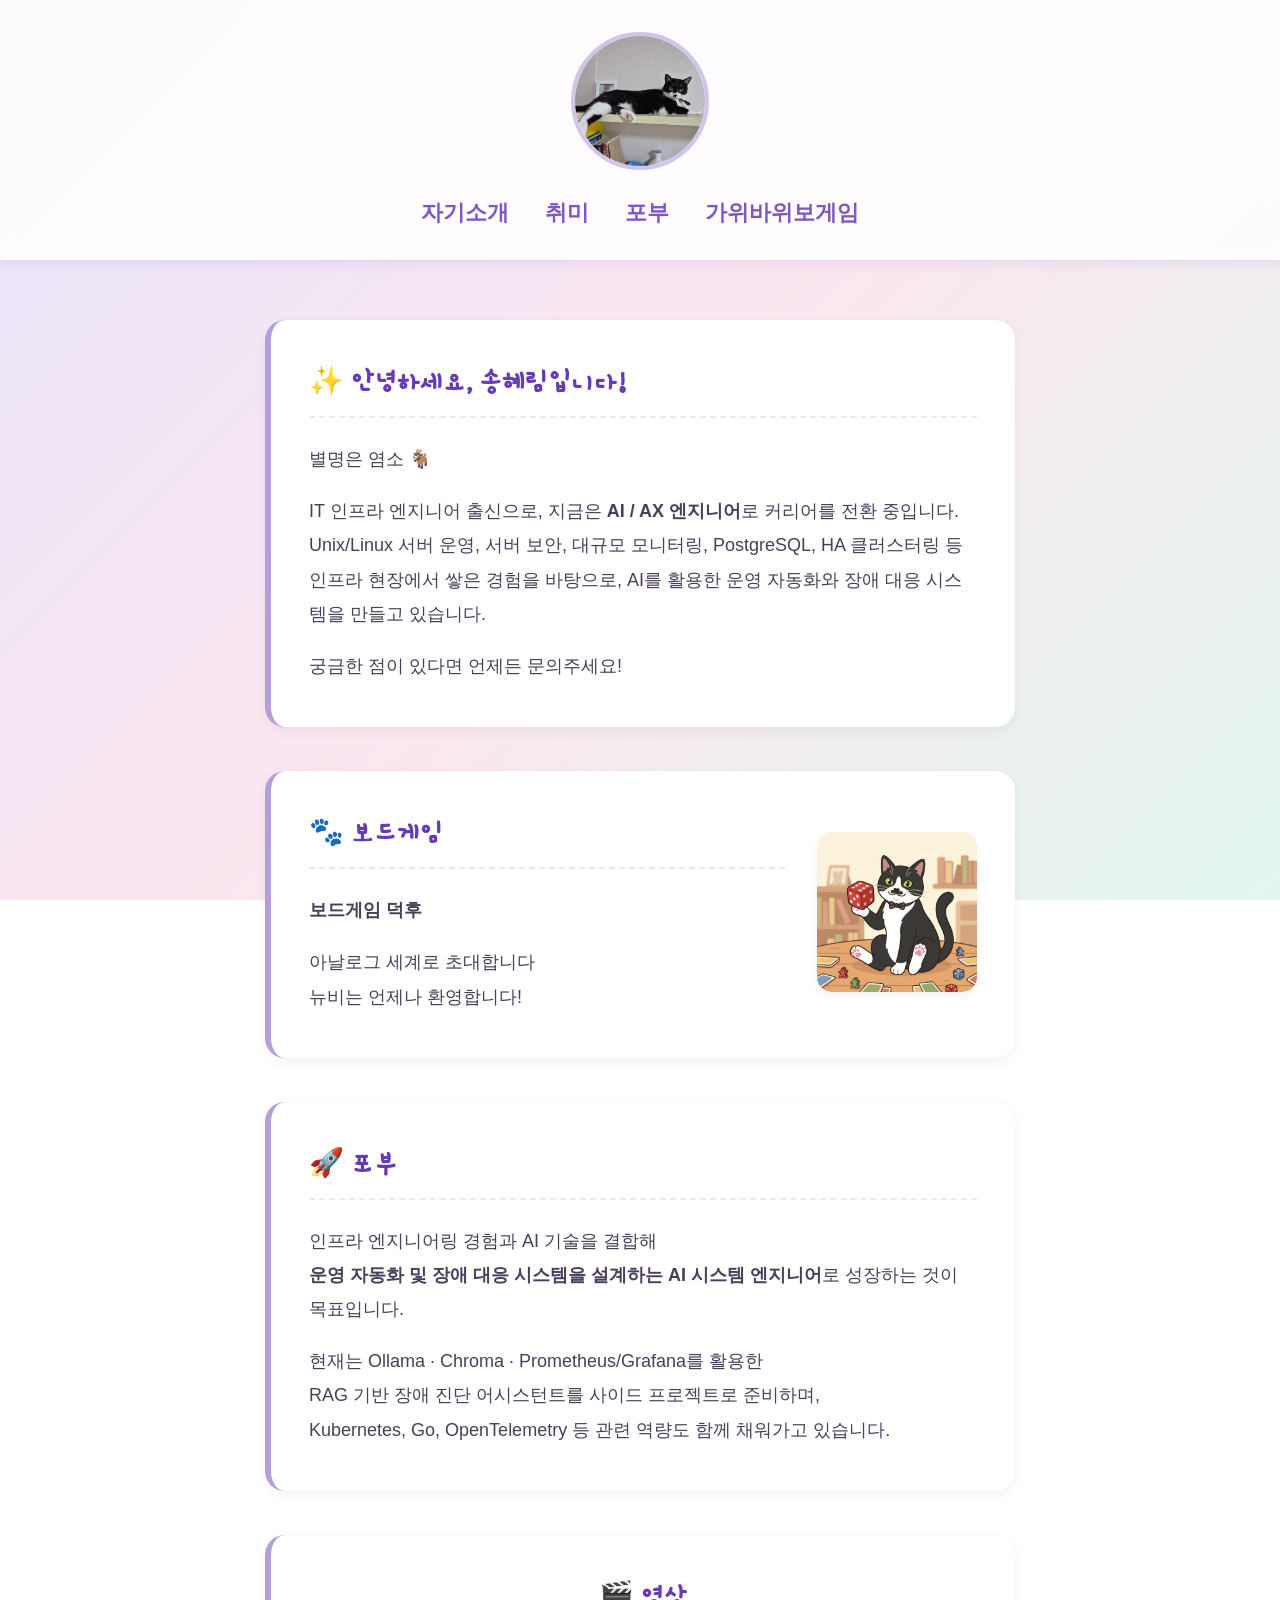
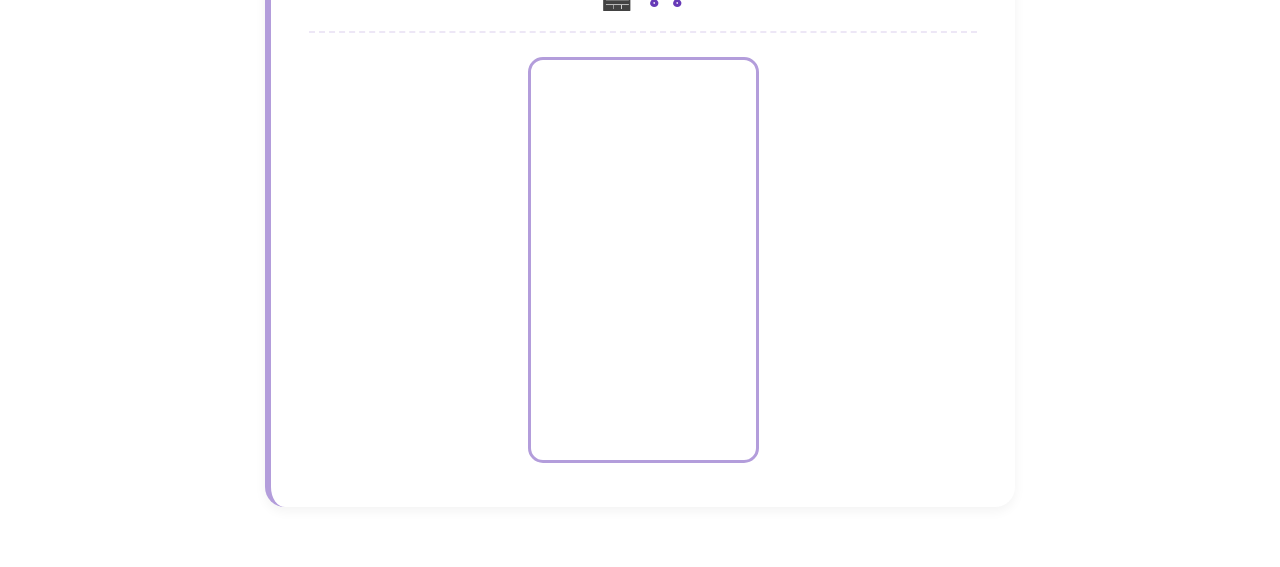
<file: index.html>
<!DOCTYPE html>
<html lang="ko">
<head>
    <meta charset="UTF-8">
    <!-- 모바일 기기에서도 화면 비율이 깨지지 않게 맞춰주는 반응형 필수 메타 태그 -->
    <meta name="viewport" content="width=device-width, initial-scale=1.0">
    <title> 염소 Github </title>
    
    <!-- 구글 감자꽃(Gamja Flower) 폰트 링크 삽입 -->
    <link rel="preconnect" href="https://fonts.googleapis.com">
    <link rel="preconnect" href="https://fonts.gstatic.com" crossorigin>
    <link href="https://fonts.googleapis.com/css2?family=Gamja+Flower&display=swap" rel="stylesheet">

    <style>
        /* [1] 기본 웹페이지 스타일 설정 */
        body {
            /* 연보라 -> 연분홍 -> 연민트로 은은하게 흐르는 파스텔 그라데이션 배경 */
            background: linear-gradient(135deg, #e8e6fb 0%, #fbe6f0 50%, #e2f6ef 100%);
            background-attachment: fixed;
            color: #4a3f5a;            /* 텍스트 읽기 편한 진한 회보라색 */
            font-family: -apple-system, BlinkMacSystemFont, "Segoe UI", "Malgun Gothic", sans-serif; /* 본문은 감자꽃 대신 가독성 좋은 기본 폰트 사용 */
            margin: 0;                 /* 브라우저 기본 바깥 여백 제거 */
            padding: 0;                /* 안쪽 여백 제거 */
            display: flex;             /* 요소들을 정렬하기 위해 flexbox 사용 */
            flex-direction: column;    /* 요소들을 세로로 차례대로 쌓음 */
            align-items: center;       /* 가로 축 기준 가운데 정렬 */
            min-height: 100vh;
        }

        /* [2] 헤더 영역 스타일 */
        header {
            background-color: rgba(255, 255, 255, 0.85); /* 반투명 흰색으로 배경 그라데이션이 살짝 비치게 */
            backdrop-filter: blur(6px);
            width: 100%;               /* 좌우 꽉 차게 설정 */
            padding: 32px 20px;        /* 안쪽 여백을 위아래로 넉넉하게 확장 */
            box-sizing: border-box;    /* 패딩이 포함된 크기 계산 방식을 안전하게 통일 */
            display: flex;             /* 내부 요소를 배치하기 위해 flexbox 적용 */
            flex-direction: column;    /* 위에서 아래로 세로 배치 */
            align-items: center;       /* 가로 기준 가운데 정렬 */
            position: sticky;          /* 스크롤을 내려도 화면 상단에 달라붙게 만듦 */
            top: 0;                    /* 맨 위에 딱 붙어 있도록 위치 고정 */
            z-index: 100;              /* 다른 요소들 위에 항상 보이도록 설정 */
            box-shadow: 0 4px 10px rgba(103, 58, 183, 0.1); /* 연한 보라색 그림자 효과 */
        }

        /* 헤더 안의 링크 영역 */
        .profile-link {
            text-decoration: none;     /* 링크 밑줄 제거 */
            display: inline-block;     /* 크기 지정을 위해 인라인 블록으로 설정 */
        }

        /* 원형 프로필 고양이 이미지 */
        .profile-img {
            width: 130px;              /* 가로 크기 130픽셀 */
            height: 130px;             /* 세로 크기 130픽셀 */
            border-radius: 50%;        /* 완벽한 원형으로 만들기 */
            object-fit: cover;         /* 이미지 왜곡 없이 둥근 영역에 맞춤 */
            border: 4px solid #d1c4e9; /* 연한 보라색 테두리 추가 */
            transition: transform 0.3s ease, border-color 0.3s ease; /* 호버 애니메이션 효과 속도 설정 */
            cursor: pointer;           /* 마우스를 대면 클릭하는 손 모양으로 전환 */
            max-width: 100%;           /* 화면 밖으로 튀어나가지 않게 제한 */
        }

        /* [호버 효과] 프로필 이미지에 마우스를 올렸을 때 */
        .profile-img:hover {
            transform: scale(1.1) rotate(5deg); /* 크기가 1.1배 커지고 오른쪽으로 5도 회전 */
            border-color: #9575cd;              /* 테두리 선이 조금 더 진한 보라색으로 변경 */
        }

        /* 헤더 이동 메뉴 네비게이션 */
        .nav-menu {
            display: flex;             /* 메뉴 글자들을 가로로 나열 */
            gap: 36px;                 /* 글자 메뉴 사이의 간격을 넓힘 */
            margin-top: 24px;          /* 위쪽 프로필과 띄우기 위한 여백을 넉넉하게 */
        }

        /* 메뉴 글자들의 링크 스타일 */
        .nav-menu a {
            text-decoration: none;     /* 밑줄 제거 */
            color: #7e57c2;            /* 기본 연보라색 글씨 */
            font-size: 22px;           /* 글씨 크기 설정 */
            font-weight: bold;         /* 두껍게 */
            transition: color 0.2s ease; /* 마우스 올렸을 때 색 변화를 부드럽게 함 */
        }

        /* 메뉴 글자에 마우스를 올렸을 때 */
        .nav-menu a:hover {
            color: #512da8;            /* 더 짙고 선명한 보라색으로 변함 */
        }

        /* [3] 본문 컨테이너 박스 */
        .container {
            width: 90%;                /* 기본적으로 화면 너비의 90% 사용 */
            max-width: 750px;          /* 모니터가 아무리 커져도 최대 가로폭 750픽셀로 고정 */
            margin: 60px 0;            /* 위아래 바깥 여백을 넉넉하게 확대 */
            display: flex;             /* 내부 카드들을 정렬하기 위해 사용 */
            flex-direction: column;    /* 카드들을 아래로 차례로 쌓음 */
            gap: 44px;                 /* 카드들 간의 수직 간격을 넓혀 답답함을 줄임 */
        }

        /* 섹션 카드 기본 공통 스타일 */
        .section-card {
            background-color: #ffffff; /* 배경 흰색 */
            padding: 44px 38px;        /* 카드 내부 여백을 상하좌우 넉넉하게 확대 */
            border-radius: 20px;       /* 모서리를 둥글둥글하게 깎음 */
            box-shadow: 0 4px 12px rgba(0, 0, 0, 0.05); /* 은은한 밑바닥 그림자 */
            border-left: 6px solid #b39ddb; /* 카드 왼쪽에만 포인트 세로선 배치 */
            scroll-margin-top: 280px;  /* 메뉴 클릭 이동 시 헤더에 가려지지 않게 정지 위치 설정 */
        }

        /* 카드 안의 핵심 대제목 (감자꽃 폰트는 제목에만 적용) */
        .section-card h2 {
            font-family: 'Gamja Flower', sans-serif; /* 제목 전용 감자꽃 폰트 적용 */
            font-size: 28px;           /* 제목 크기 */
            color: #673ab7;            /* 보라색 강조 */
            margin-top: 0;             /* 기본 위 여백 제거 */
            margin-bottom: 24px;       /* 본문 글과의 여백을 넉넉하게 */
            border-bottom: 2px dashed #ede7f6; /* 제목 하단에 아기자기한 점선 추가 */
            padding-bottom: 16px;      /* 점선과 글씨 사이 간격을 넓힘 */
        }

        /* 카드 안의 일반 본문 */
        .section-card p {
            font-size: 18px;           /* 본문 글꼴 크기 (일반 폰트에 맞춰 살짝 조정) */
            line-height: 1.9;          /* 줄간격을 더 넓혀 읽기 편하게 만듦 */
            margin: 0 0 18px 0;        /* 문단 사이 여백을 넉넉하게 확대 */
        }

        .section-card p:last-child {
            margin-bottom: 0;          /* 카드 맨 마지막 문단은 아래 여백 제거 */
        }

        /* [4] 취미 카드 정렬 (텍스트와 고양이를 가로로 나열) */
        .hobby-card {
            display: flex;             /* 가로로 나란히 배치하기 위해 지정 */
            align-items: center;       /* 세로 가운데 정렬 */
            justify-content: space-between; /* 양 끝으로 공간 배분 */
            gap: 32px;                 /* 텍스트와 이미지 사이의 간격을 넓힘 */
        }

        /* 취미 글씨 구역 */
        .hobby-text {
            flex: 1;                   /* 남는 여백 전체를 텍스트 영역이 크게 차지하도록 설정 */
        }

        /* 취미 이미지 구역 */
        .hobby-image {
            flex-shrink: 0;            /* 화면 크기가 줄어들어도 이미지가 강제로 찌그러지지 않게 방지 */
        }

        /* 취미 박스 안의 주사위 든 고양이 캐릭터 */
        .character-img {
            width: 160px;              /* 가로 크기 160픽셀 */
            height: 160px;             /* 세로 크기 160픽셀 */
            border-radius: 15px;       /* 모서리를 예쁘게 깎음 */
            object-fit: cover;         /* 정비율로 이미지 표현 */
            box-shadow: 0 4px 8px rgba(0, 0, 0, 0.05); /* 캐릭터 밑 가벼운 그림자 */
            max-width: 100%;           /* 화면 크기를 벗어나 삐져나가는 것 차단 */
        }

        /* 영상 섹션 (제목은 감자꽃, 영상은 아래쪽에 별도 배치) */
        .video-section {
            text-align: center;
        }

        /* 숏폼 비디오 전용 반응형 스타일 */
        .shorts-video {
            display: block;            /* 한 줄을 혼자 차지하게 설정 */
            margin: 15px auto 0 auto;  /* 가로 가운데 정렬 */
            width: 225px;              /* 가로 길이를 세로형 화면에 맞춰 아담하게 설정 */
            height: 400px;             /* 세로 길이를 길게 주어 9:16 비율 확보 */
            border: 3px solid #b39ddb; /* 아기자기한 연보라색 테두리 */
            border-radius: 15px;       /* 모서리를 둥글게 */
            max-width: 100%;           /* 화면 크기보다 비디오가 커지는 것 방지 */
        }

        /* [5] 반응형 미디어 쿼리 (스마트폰 크기 768px 이하 대응) */
        @media (max-width: 768px) {
            header {
                padding: 20px 14px;    /* 모바일에서는 헤더 높이 축소하되 여백은 유지 */
            }
            .profile-img {
                width: 100px;          /* 프로필 사진을 모바일에 맞추어 아담하게 축소 */
                height: 100px;
            }
            .nav-menu a {
                font-size: 18px;       /* 메뉴 글자 크기 축소 */
                gap: 20px;             /* 메뉴 글자들끼리의 간격 좁힘 */
            }
            .section-card {
                padding: 28px 22px;    /* 카드의 여백을 모바일에서도 넉넉히 유지 */
            }
            .section-card h2 {
                font-size: 24px;       /* 모바일 맞춤 제목 크기 */
            }
            .section-card p {
                font-size: 16px;       /* 모바일 맞춤 본문 글꼴 크기 */
            }

            /* 취미 섹션 레이아웃 변경 (가로 정렬 -> 세로로 정렬되게 전환) */
            .hobby-card {
                flex-direction: column; /* 세로로 순서대로 쌓이게 바꿈 */
                text-align: center;     /* 글자를 모바일 화면 기준 가운데로 정렬 */
            }
            .character-img {
                width: 140px;          /* 모바일에 맞추어 캐릭터 이미지 약간 축소 */
                height: 140px;
                margin-top: 15px;      /* 위 텍스트 영역과의 간격 확보 */
            }
            .shorts-video {
                width: 280px;          /* 모바일 기기 화면 폭에 맞춰 가로를 살짝 축소 */
                height: 500px;         /* 비율이 깨지지 않게 세로도 함께 축소 */
            }
        }
    </style>
</head>
<body>

    <!-- 헤더 영역 -->
    <header>
        <!-- 고양이 프로필 사진 (클릭 시 지정된 주소로 이동하는 a태그 감쌈) -->
        <a href="https://hyetree3.github.io/TIL/" class="profile-link" target="_blank">
            <img src="./images/cat.jpg" alt="고양이 프로필" class="profile-img">
        </a>
        
        <!-- 네비게이션 메뉴 (누르면 각 id 위치로 부드럽게 스크롤링) -->
        <nav class="nav-menu">
            <a href="#about">자기소개</a>
            <a href="#hobby">취미</a>
            <a href="#goal">포부</a>
            <a href="./game/rock-paper-scissors-game">가위바위보게임</a>
        </nav>
    </header>

    <!-- 본문 내용 감싸는 상자 -->
    <div class="container">

        <!-- [1] 자기소개 섹션 -->
        <section id="about" class="section-card">
            <h2>✨ 안녕하세요, 송혜림입니다!</h2>
            <p>별명은 염소 🐐</p>
            <p>
                IT 인프라 엔지니어 출신으로, 지금은 <strong>AI / AX 엔지니어</strong>로 커리어를 전환 중입니다.<br>
                Unix/Linux 서버 운영, 서버 보안, 대규모 모니터링, PostgreSQL, HA 클러스터링 등<br>
                인프라 현장에서 쌓은 경험을 바탕으로, AI를 활용한 운영 자동화와 장애 대응 시스템을 만들고 있습니다.
            </p>
            <p>궁금한 점이 있다면 언제든 문의주세요!</p>
        </section>

        <!-- [2] 취미 섹션 -->
        <section id="hobby" class="section-card hobby-card">
            <!-- 텍스트 영역 -->
            <div class="hobby-text">
                <h2>🐾 보드게임</h2>
                <p><strong>보드게임 덕후</strong></p>
                <p>
                    아날로그 세계로 초대합니다 <br>
                    뉴비는 언제나 환영합니다! <br>
                    
                </p>
            </div>
            <!-- 캐릭터 이미지 영역 -->
            <div class="hobby-image">
                <img src="./images/cat_dice.jpg" alt="주사위 고양이" class="character-img">
            </div>
        </section>

        <!-- [3] 포부 섹션 -->
        <section id="goal" class="section-card">
            <h2>🚀 포부</h2>
            <p>
                인프라 엔지니어링 경험과 AI 기술을 결합해<br>
                <strong>운영 자동화 및 장애 대응 시스템을 설계하는 AI 시스템 엔지니어</strong>로 성장하는 것이 목표입니다.
            </p>
            <p>
                현재는 Ollama · Chroma · Prometheus/Grafana를 활용한<br>
                RAG 기반 장애 진단 어시스턴트를 사이드 프로젝트로 준비하며,<br>
                Kubernetes, Go, OpenTelemetry 등 관련 역량도 함께 채워가고 있습니다.
            </p>
        </section>

        <!-- [4] 영상 섹션 (유튜브를 맨 아래로 이동) -->
        <div id="video" class="section-card video-section">
            <h2>🎬 영상</h2>
            <iframe class="shorts-video" src="https://www.youtube.com/embed/OhwvPADUWyQ?autoplay=1&mute=1" title="#염소 " frameborder="0" allow="accelerometer; autoplay;  clipboard-write; encrypted-media; gyroscope; picture-in-picture; web-share" referrerpolicy="strict-origin-when-cross-origin" allowfullscreen></iframe>
        </div>

    </div>

</body>
</html>
</file>
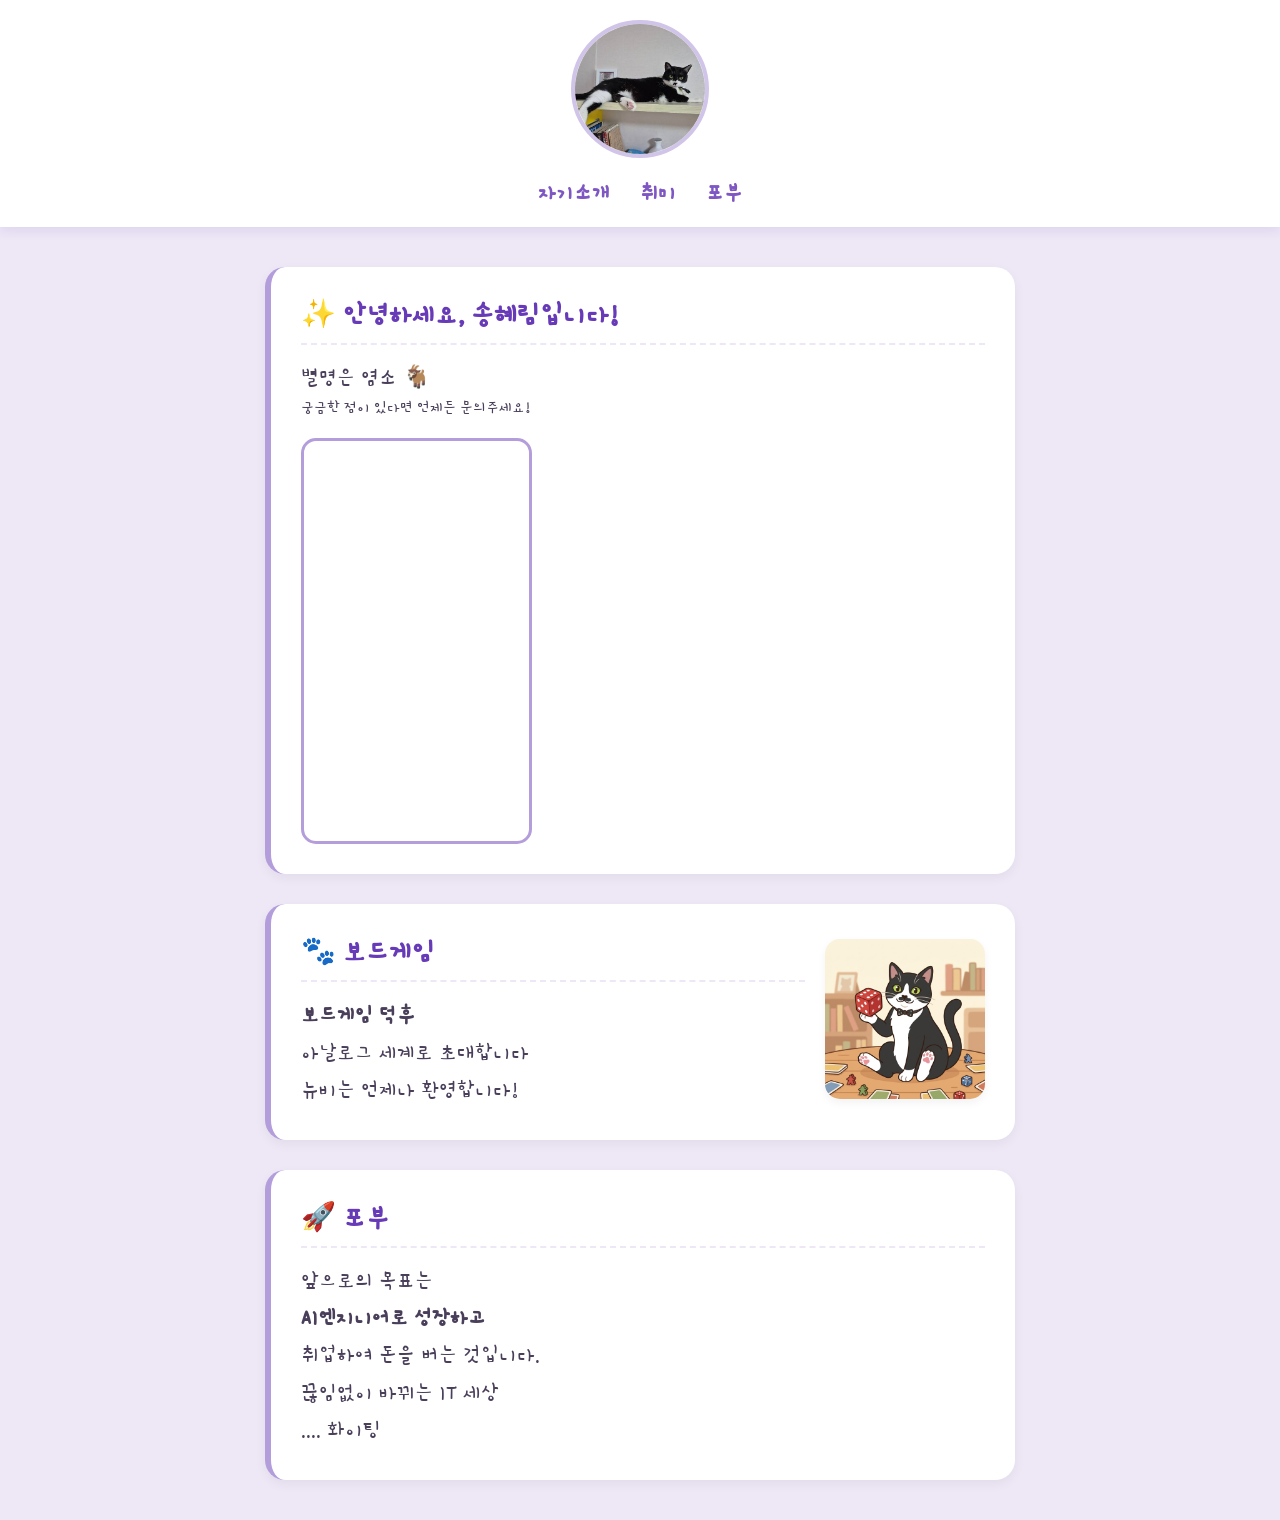
<file: index_test.html>
<!DOCTYPE html>
<html lang="ko">
<head>
    <meta charset="UTF-8">
    <!-- 모바일 기기에서도 화면 비율이 깨지지 않게 맞춰주는 반응형 필수 메타 태그 -->
    <meta name="viewport" content="width=device-width, initial-scale=1.0">
    <title> 염소 Github </title>
    
    <!-- 구글 감자꽃(Gamja Flower) 폰트 링크 삽입 -->
    <link rel="preconnect" href="https://fonts.googleapis.com">
    <link rel="preconnect" href="https://fonts.gstatic.com" crossorigin>
    <link href="https://fonts.googleapis.com/css2?family=Gamja+Flower&display=swap" rel="stylesheet">

    <style>
        /* [1] 기본 웹페이지 스타일 설정 */
        body {
            background-color: #ede7f6; /* 연한 보라색 계열 배경 */
            color: #4a3f5a;            /* 텍스트 읽기 편한 진한 회보라색 */
            font-family: 'Gamja Flower', sans-serif; /* 감자꽃 폰트 전체 적용 */
            margin: 0;                 /* 브라우저 기본 바깥 여백 제거 */
            padding: 0;                /* 안쪽 여백 제거 */
            display: flex;             /* 요소들을 정렬하기 위해 flexbox 사용 */
            flex-direction: column;    /* 요소들을 세로로 차례대로 쌓음 */
            align-items: center;       /* 가로 축 기준 가운데 정렬 */
        }

        /* [2] 헤더 영역 스타일 */
        header {
            background-color: #ffffff; /* 깔끔한 흰색 배경 */
            width: 100%;               /* 좌우 꽉 차게 설정 */
            padding: 20px;             /* 안쪽 여백 */
            box-sizing: border-box;    /* 패딩이 포함된 크기 계산 방식을 안전하게 통일 */
            display: flex;             /* 내부 요소를 배치하기 위해 flexbox 적용 */
            flex-direction: column;    /* 위에서 아래로 세로 배치 */
            align-items: center;       /* 가로 기준 가운데 정렬 */
            position: sticky;          /* 스크롤을 내려도 화면 상단에 달라붙게 만듦 */
            top: 0;                    /* 맨 위에 딱 붙어 있도록 위치 고정 */
            z-index: 100;              /* 다른 요소들 위에 항상 보이도록 설정 */
            box-shadow: 0 4px 10px rgba(103, 58, 183, 0.1); /* 연한 보라색 그림자 효과 */
        }

        /* 헤더 안의 링크 영역 */
        .profile-link {
            text-decoration: none;     /* 링크 밑줄 제거 */
            display: inline-block;     /* 크기 지정을 위해 인라인 블록으로 설정 */
        }

        /* 원형 프로필 고양이 이미지 */
        .profile-img {
            width: 130px;              /* 가로 크기 130픽셀 */
            height: 130px;             /* 세로 크기 130픽셀 */
            border-radius: 50%;        /* 완벽한 원형으로 만들기 */
            object-fit: cover;         /* 이미지 왜곡 없이 둥근 영역에 맞춤 */
            border: 4px solid #d1c4e9; /* 연한 보라색 테두리 추가 */
            transition: transform 0.3s ease, border-color 0.3s ease; /* 호버 애니메이션 효과 속도 설정 */
            cursor: pointer;           /* 마우스를 대면 클릭하는 손 모양으로 전환 */
            max-width: 100%;           /* 화면 밖으로 튀어나가지 않게 제한 */
        }

        /* [호버 효과] 프로필 이미지에 마우스를 올렸을 때 */
        .profile-img:hover {
            transform: scale(1.1) rotate(5deg); /* 크기가 1.1배 커지고 오른쪽으로 5도 회전 */
            border-color: #9575cd;              /* 테두리 선이 조금 더 진한 보라색으로 변경 */
        }

        /* 헤더 이동 메뉴 네비게이션 */
        .nav-menu {
            display: flex;             /* 메뉴 글자들을 가로로 나열 */
            gap: 30px;                 /* 글자 메뉴 사이의 간격 */
            margin-top: 15px;          /* 위쪽 프로필과 띄우기 위한 여백 */
        }

        /* 메뉴 글자들의 링크 스타일 */
        .nav-menu a {
            text-decoration: none;     /* 밑줄 제거 */
            color: #7e57c2;            /* 기본 연보라색 글씨 */
            font-size: 22px;           /* 글씨 크기 설정 */
            font-weight: bold;         /* 두껍게 */
            transition: color 0.2s ease; /* 마우스 올렸을 때 색 변화를 부드럽게 함 */
        }

        /* 메뉴 글자에 마우스를 올렸을 때 */
        .nav-menu a:hover {
            color: #512da8;            /* 더 짙고 선명한 보라색으로 변함 */
        }

        /* [3] 본문 컨테이너 박스 */
        .container {
            width: 90%;                /* 기본적으로 화면 너비의 90% 사용 */
            max-width: 750px;          /* 모니터가 아무리 커져도 최대 가로폭 750픽셀로 고정 */
            margin: 40px 0;            /* 위아래 바깥 여백 40픽셀 */
            display: flex;             /* 내부 카드들을 정렬하기 위해 사용 */
            flex-direction: column;    /* 카드들을 아래로 차례로 쌓음 */
            gap: 30px;                 /* 카드들 간의 수직 간격 */
        }

        /* 섹션 카드 기본 공통 스타일 */
        .section-card {
            background-color: #ffffff; /* 배경 흰색 */
            padding: 30px;             /* 카드 내부 사방 여백 30픽셀 */
            border-radius: 20px;       /* 모서리를 둥글둥글하게 깎음 */
            box-shadow: 0 4px 12px rgba(0, 0, 0, 0.05); /* 은은한 밑바닥 그림자 */
            border-left: 6px solid #b39ddb; /* 카드 왼쪽에만 포인트 세로선 배치 */
            scroll-margin-top: 280px;  /* 메뉴 클릭 이동 시 헤더에 가려지지 않게 정지 위치 설정 */
        }

        /* 카드 안의 핵심 대제목 */
        .section-card h2 {
            font-size: 28px;           /* 제목 크기 */
            color: #673ab7;            /* 보라색 강조 */
            margin-top: 0;             /* 기본 위 여백 제거 */
            margin-bottom: 15px;       /* 본문 글과의 여백 */
            border-bottom: 2px dashed #ede7f6; /* 제목 하단에 아기자기한 점선 추가 */
            padding-bottom: 10px;      /* 점선과 글씨 사이 간격 */
        }

        /* 카드 안의 일반 본문 */
        .section-card p {
            font-size: 22px;           /* 본문 글꼴 크기 */
            line-height: 1.7;          /* 줄간격을 넓혀 읽기 편하게 만듦 */
            margin: 0;                 /* 기본 바깥 여백 제거 */
        }

        /* [4] 취미 카드 정렬 (텍스트와 고양이를 가로로 나열) */
        .hobby-card {
            display: flex;             /* 가로로 나란히 배치하기 위해 지정 */
            align-items: center;       /* 세로 가운데 정렬 */
            justify-content: space-between; /* 양 끝으로 공간 배분 */
            gap: 20px;                 /* 텍스트와 이미지 사이의 간격 */
        }

        /* 취미 글씨 구역 */
        .hobby-text {
            flex: 1;                   /* 남는 여백 전체를 텍스트 영역이 크게 차지하도록 설정 */
        }

        /* 취미 이미지 구역 */
        .hobby-image {
            flex-shrink: 0;            /* 화면 크기가 줄어들어도 이미지가 강제로 찌그러지지 않게 방지 */
        }

        /* 취미 박스 안의 주사위 든 고양이 캐릭터 */
        .character-img {
            width: 160px;              /* 가로 크기 160픽셀 */
            height: 160px;             /* 세로 크기 160픽셀 */
            border-radius: 15px;       /* 모서리를 예쁘게 깎음 */
            object-fit: cover;         /* 정비율로 이미지 표현 */
            box-shadow: 0 4px 8px rgba(0, 0, 0, 0.05); /* 캐릭터 밑 가벼운 그림자 */
            max-width: 100%;           /* 화면 크기를 벗어나 삐져나가는 것 차단 */
        }
        /* 숏폼 비디오 전용 반응형 스타일 */
        .shorts-video {
            display: block;            /* 한 줄을 혼자 차지하게 설정 */
            margin: 20px 0 0 0;  /* 가로 가운데 정렬 */
            width: 225px;              /* 가로 길이를 세로형 화면에 맞춰 아담하게 설정 */
            height: 400px;             /* 세로 길이를 길게 주어 9:16 비율 확보 */
            border: 3px solid #b39ddb; /* 아기자기한 연보라색 테두리 */
            border-radius: 15px;       /* 모서리를 둥글게 */
            max-width: 100%;           /* 화면 크기보다 비디오가 커지는 것 방지 */
        }

    
        
        /* [5] 반응형 미디어 쿼리 (스마트폰 크기 768px 이하 대응) */
        @media (max-width: 768px) {
            header {
                padding: 15px 10px;    /* 모바일에서는 헤더 높이 축소 */
            }
            .profile-img {
                width: 100px;          /* 프로필 사진을 모바일에 맞추어 아담하게 축소 */
                height: 100px;
            }
            .nav-menu a {
                font-size: 18px;       /* 메뉴 글자 크기 축소 */
                gap: 15px;             /* 메뉴 글자들끼리의 간격 좁힘 */
            }
            .section-card {
                padding: 20px;         /* 카드의 여백을 살짝 축소해서 공간 확보 */
            }
            .section-card h2 {
                font-size: 24px;       /* 모바일 맞춤 제목 크기 */
            }
            .section-card p {
                font-size: 18px;       /* 모바일 맞춤 본문 글꼴 크기 */
            }

            /* 취미 섹션 레이아웃 변경 (가로 정렬 -> 세로로 정렬되게 전환) */
            .hobby-card {
                flex-direction: column; /* 세로로 순서대로 쌓이게 바꿈 */
                text-align: center;     /* 글자를 모바일 화면 기준 가운데로 정렬 */
            }
            .character-img {
                width: 140px;          /* 모바일에 맞추어 캐릭터 이미지 약간 축소 */
                height: 140px;
                margin-top: 15px;      /* 위 텍스트 영역과의 간격 확보 */
            }
            .shorts-video {
                width: 280px;          /* 모바일 기기 화면 폭에 맞춰 가로를 살짝 축소 */
                height: 500px;         /* 비율이 깨지지 않게 세로도 함께 축소 */
            }
        }
    </style>
</head>
<body>

    <!-- 헤더 영역 -->
    <header>
        <!-- 고양이 프로필 사진 (클릭 시 지정된 주소로 이동하는 a태그 감쌈) -->
        <a href="https://hyetree3.github.io/TIL/" class="profile-link" target="_blank">
            <img src="./images/cat.jpg" alt="고양이 프로필" class="profile-img">
        </a>
        
        <!-- 네비게이션 메뉴 (누르면 각 id 위치로 부드럽게 스크롤링) -->
        <nav class="nav-menu">
            <a href="#about">자기소개</a>
            <a href="#hobby">취미</a>
            <a href="#goal">포부</a>
        </nav>
    </header>

    <!-- 본문 내용 감싸는 상자 -->
    <div class="container">

        <!-- [1] 자기소개 섹션 -->
        <section id="about" class="section-card">
            <h2>✨ 안녕하세요, 송혜림입니다!</h2>
            <p>별명은 염소 🐐</p>
            궁금한 점이 있다면 언제든 문의주세요!
            <iframe class="shorts-video" src="https://www.youtube.com/embed/OhwvPADUWyQ?autoplay=1&mute=1" title="#염소 " frameborder="0" allow="accelerometer; autoplay;  clipboard-write; encrypted-media; gyroscope; picture-in-picture; web-share" referrerpolicy="strict-origin-when-cross-origin" allowfullscreen></iframe>
        </section>

        <!-- [2] 취미 섹션 -->
        <section id="hobby" class="section-card hobby-card">
            <!-- 텍스트 영역 -->
            <div class="hobby-text">
                <h2>🐾 보드게임</h2>
                <p><strong>보드게임 덕후</strong></p>
                <p>
                    아날로그 세계로 초대합니다 <br>
                    뉴비는 언제나 환영합니다! <br>
                    
                </p>
            </div>
            <!-- 캐릭터 이미지 영역 -->
            <div class="hobby-image">
                <img src="./images/cat_dice.jpg" alt="주사위 고양이" class="character-img">
            </div>
        </section>

        <!-- [3] 포부 섹션 -->
        <section id="goal" class="section-card">
            <h2>🚀 포부</h2>
            <p>
                앞으로의 목표는 <br>
                <strong>AI엔지니어로 성장하고</strong> <br>
                취업하여 돈을 버는 것입니다. <br>
                끊임없이 바뀌는 IT 세상 <br>
                .... 화이팅 <br>
            </p>
        </section>

    </div>

</body>
</html>
</file>
